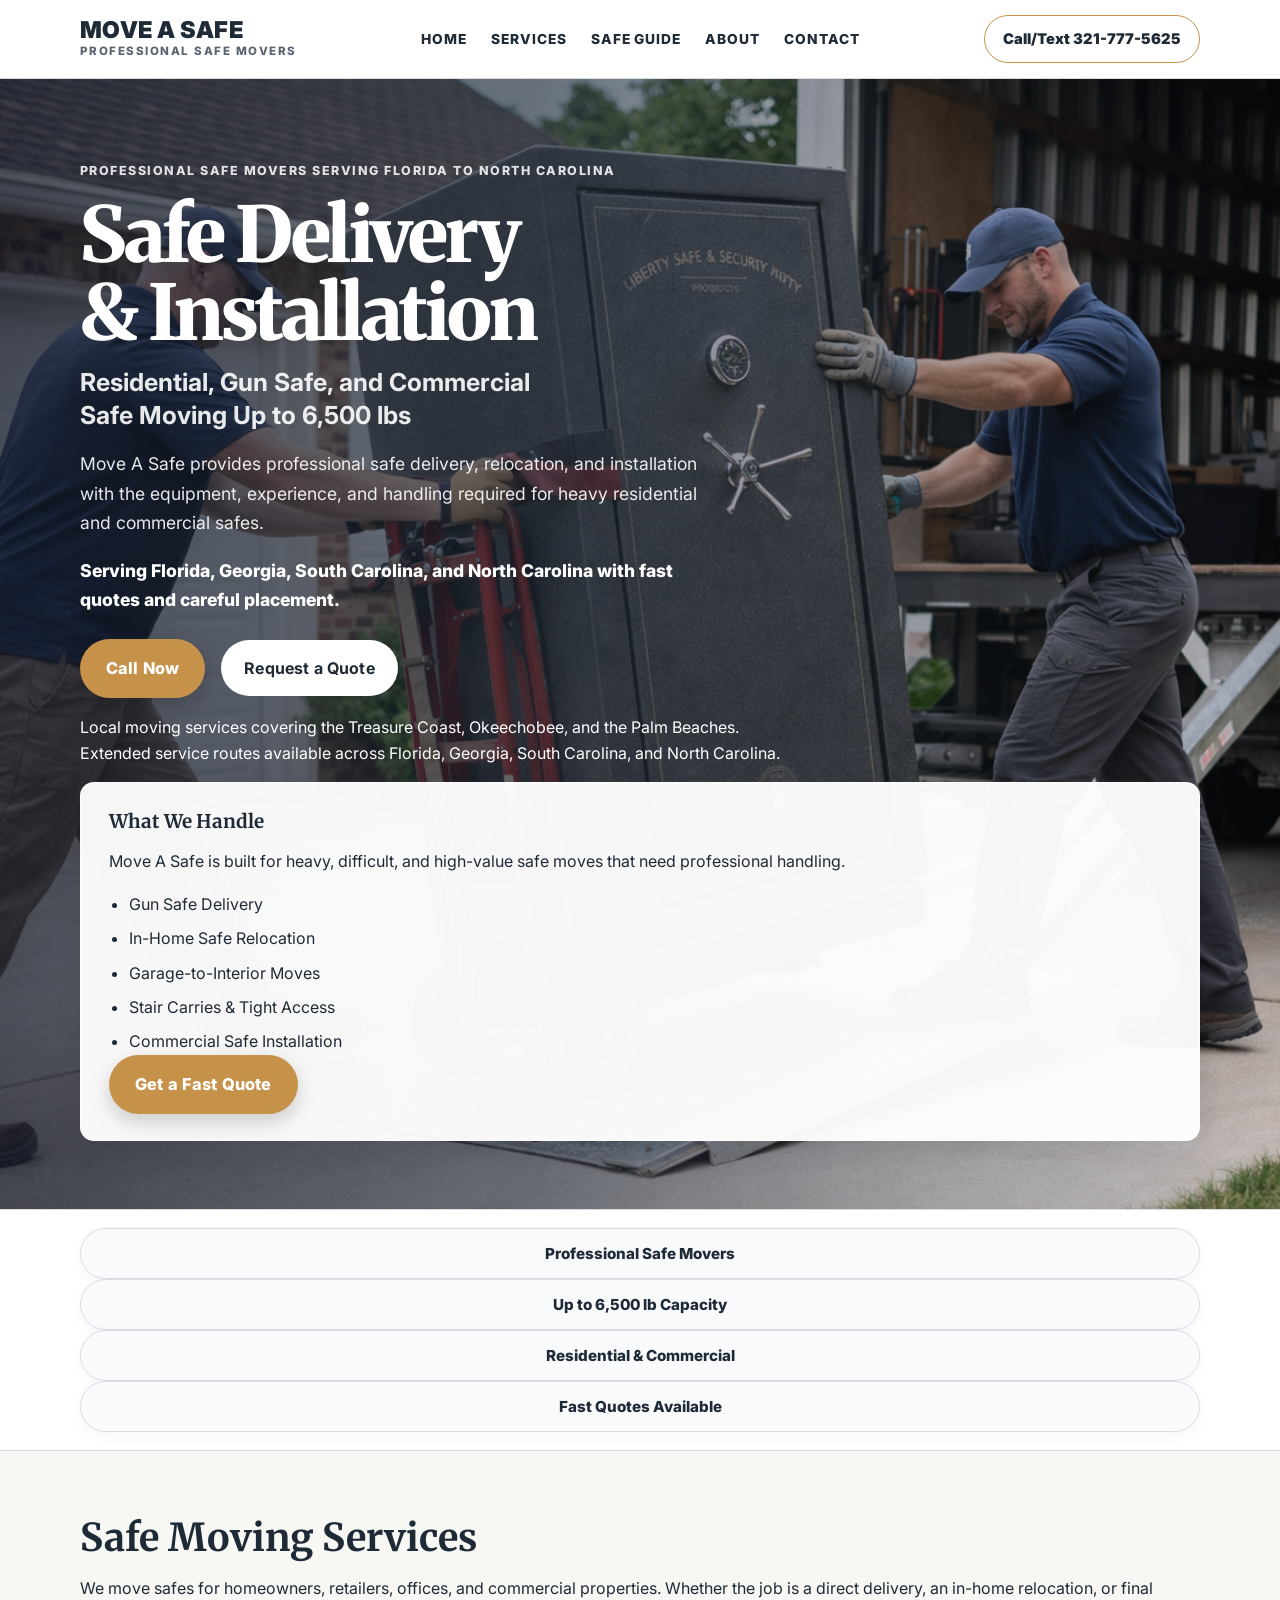
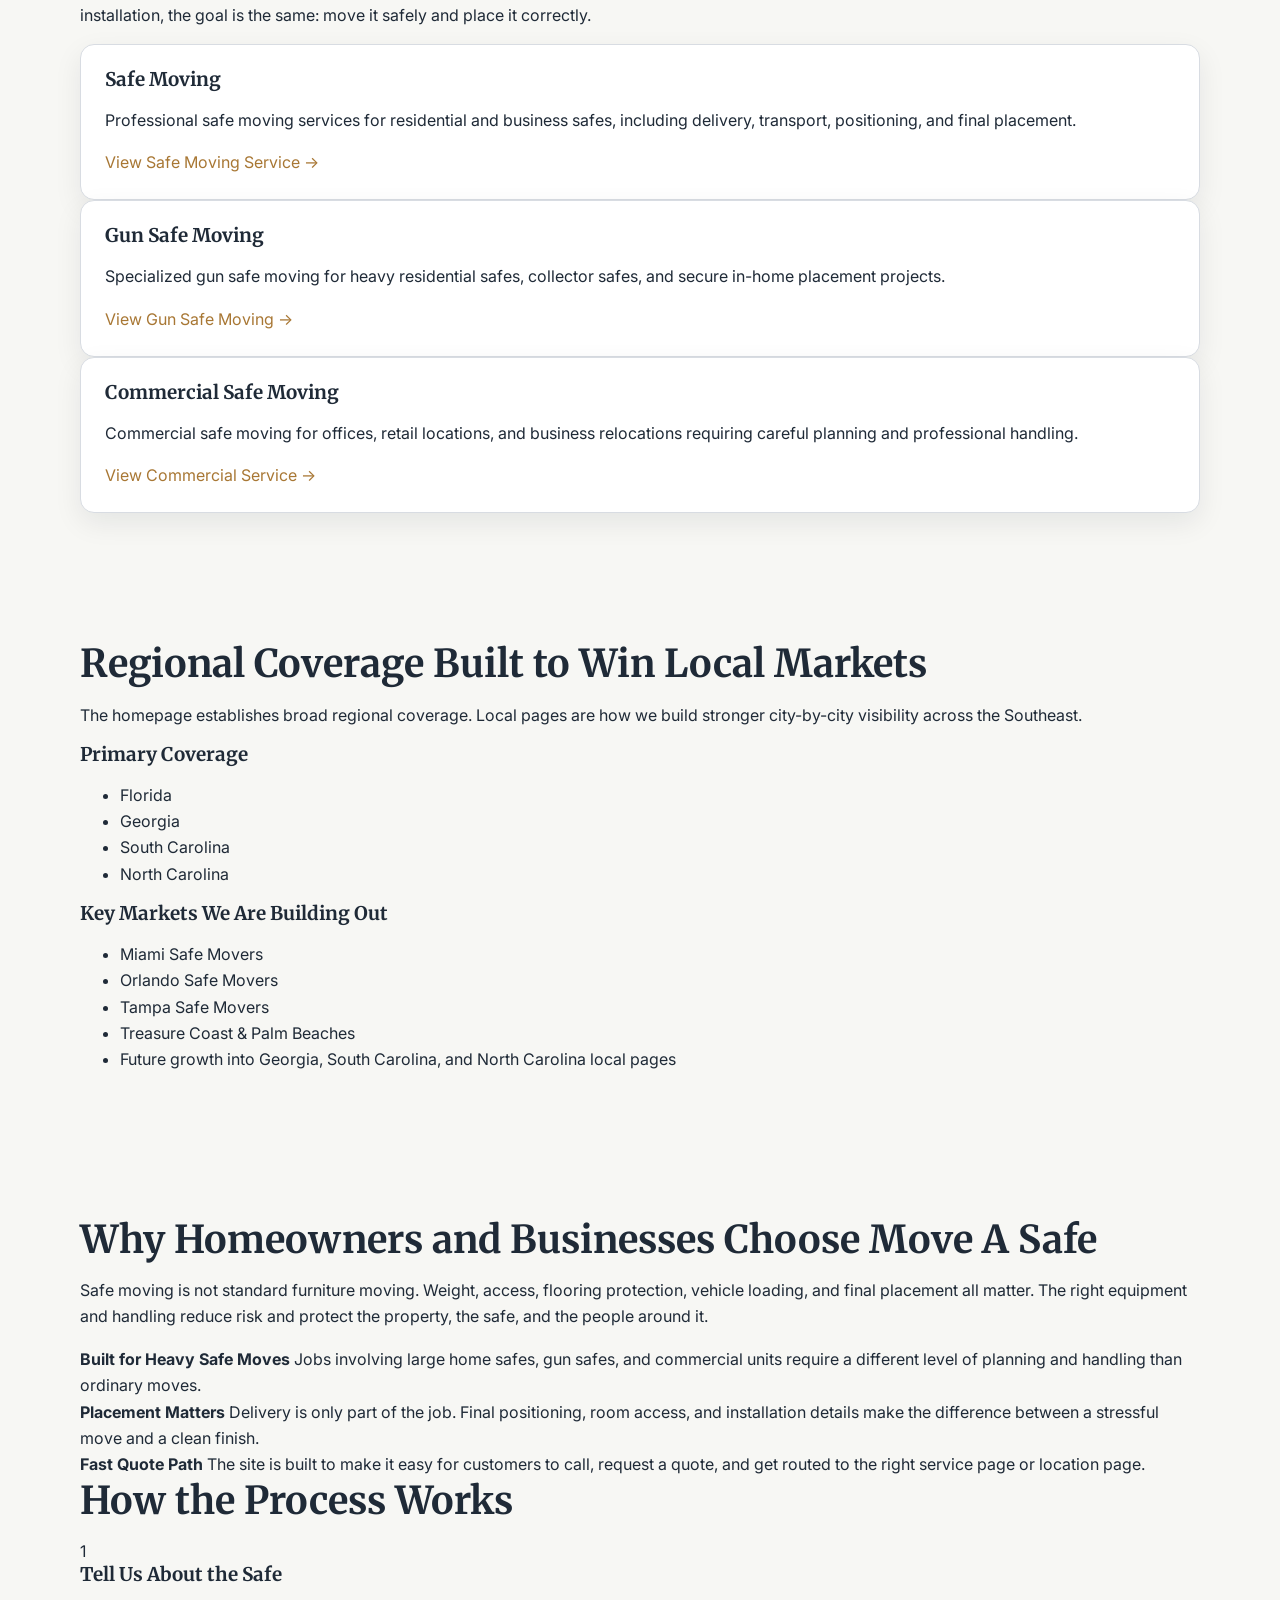
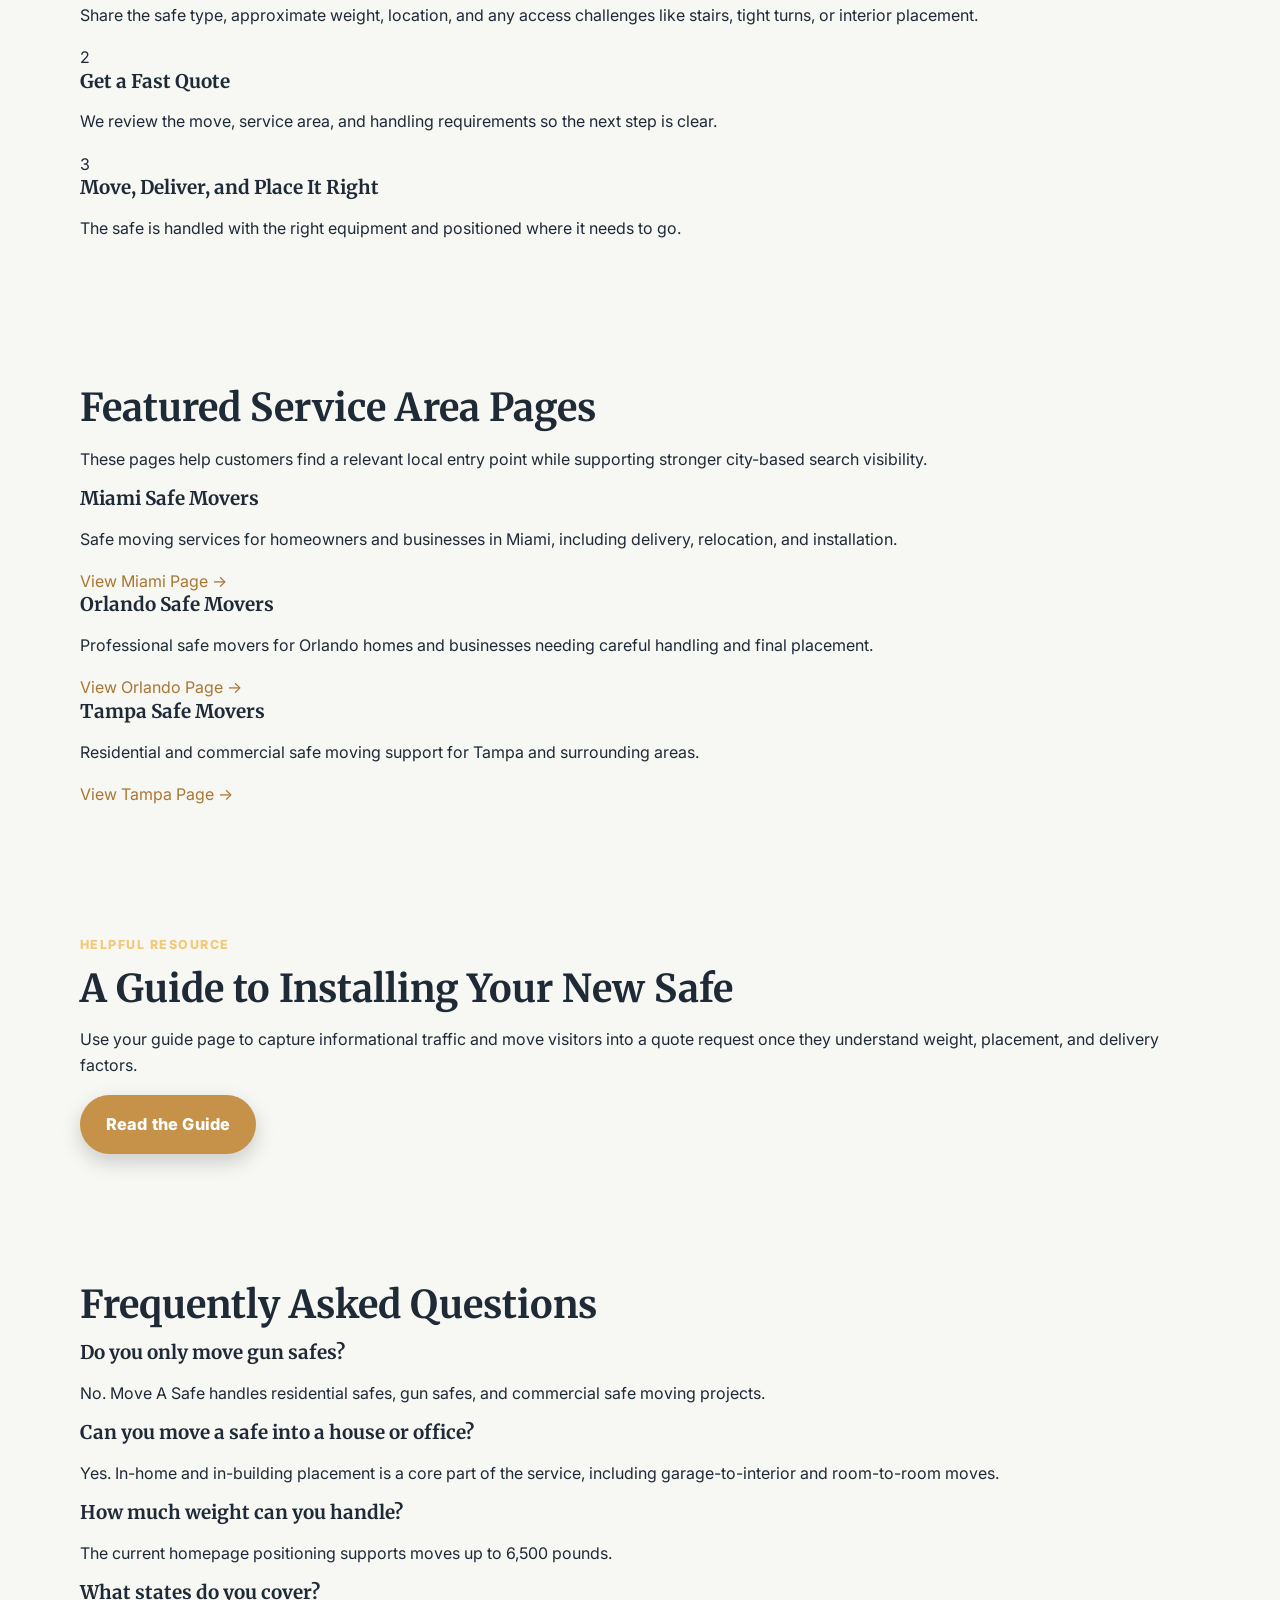
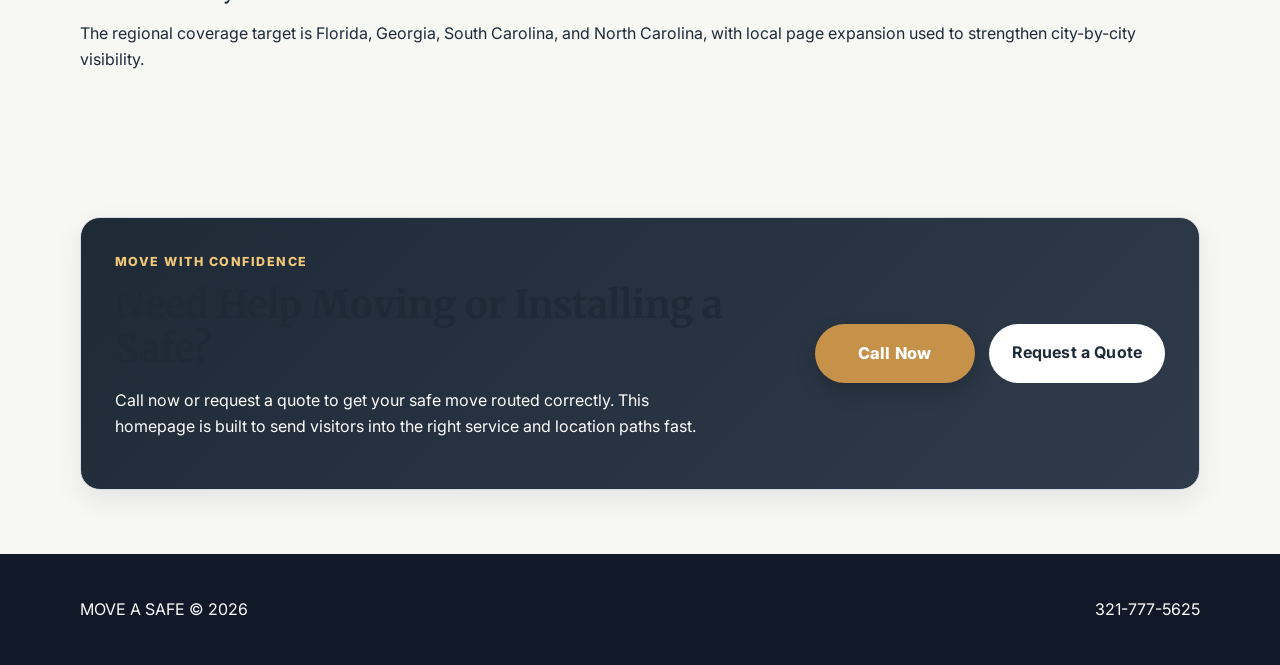
<file: index.html>
<!DOCTYPE html>
<html lang="en">
<head>
  <meta charset="UTF-8" />
  <meta name="viewport" content="width=device-width, initial-scale=1.0" />

  <title>Professional Safe Movers Serving Florida to North Carolina | Move A Safe</title>
  <meta name="description" content="Move A Safe provides professional safe delivery, relocation, and installation across Florida, Georgia, South Carolina, and North Carolina. Residential, gun safe, and commercial safe moving up to 6,500 lbs." />

  <!-- Google tag (gtag.js) -->
  <script async src="https://www.googletagmanager.com/gtag/js?id=G-68W2QB0THF"></script>
  <script>
    window.dataLayer = window.dataLayer || [];
    function gtag(){dataLayer.push(arguments);}
    gtag('js', new Date());
    gtag('config', 'G-68W2QB0THF');
  </script>

  <!-- Fonts -->
  <link rel="preconnect" href="https://fonts.googleapis.com">
  <link rel="preconnect" href="https://fonts.gstatic.com" crossorigin>
  <link href="https://fonts.googleapis.com/css2?family=Inter:wght@400;500;600;700;800&family=Merriweather:wght@700;900&display=swap" rel="stylesheet">

  <!-- Global Styles -->
  <link rel="stylesheet" href="css/style.css" />
</head>

<body>

  <div id="site-header"></div>

  <main>
    <section class="hero">
      <div class="container hero-inner">
        <div class="hero-copy">
          <p class="eyebrow">Professional Safe Movers Serving Florida to North Carolina</p>

          <h1>
            Safe Delivery &amp; Installation
            <span>Residential, Gun Safe, and Commercial Safe Moving Up to 6,500 lbs</span>
          </h1>

          <p class="subhead">
            Move A Safe provides professional safe delivery, relocation, and installation with the equipment, experience, and handling required for heavy residential and commercial safes.
          </p>

          <p class="subhead strong">
            Serving Florida, Georgia, South Carolina, and North Carolina with fast quotes and careful placement.
          </p>

          <div class="cta-row">
            <a class="btn btn-primary" href="tel:3217775625">Call Now</a>
            <a class="btn btn-secondary" href="contact.html">Request a Quote</a>
          </div>

          <p class="hero-note">
            Local moving services covering the Treasure Coast, Okeechobee, and the Palm Beaches. Extended service routes available across Florida, Georgia, South Carolina, and North Carolina.
          </p>
        </div>

        <aside class="hero-card">
          <h3>What We Handle</h3>
          <p>Move A Safe is built for heavy, difficult, and high-value safe moves that need professional handling.</p>
          <ul>
            <li>Gun Safe Delivery</li>
            <li>In-Home Safe Relocation</li>
            <li>Garage-to-Interior Moves</li>
            <li>Stair Carries &amp; Tight Access</li>
            <li>Commercial Safe Installation</li>
          </ul>
          <a class="btn btn-primary hero-mini-cta" href="contact.html">Get a Fast Quote</a>
        </aside>
      </div>
    </section>

    <section class="trust-bar" aria-label="Trust Signals">
      <div class="container trust-grid">
        <div class="trust-pill">Professional Safe Movers</div>
        <div class="trust-pill">Up to 6,500 lb Capacity</div>
        <div class="trust-pill">Residential &amp; Commercial</div>
        <div class="trust-pill">Fast Quotes Available</div>
      </div>
    </section>

    <section class="section">
      <div class="container">
        <h2>Safe Moving Services</h2>
        <p class="section-intro">
          We move safes for homeowners, retailers, offices, and commercial properties. Whether the job is a direct delivery, an in-home relocation, or final installation, the goal is the same: move it safely and place it correctly.
        </p>

        <div class="card-grid">
          <article class="card">
            <h3>Safe Moving</h3>
            <p>Professional safe moving services for residential and business safes, including delivery, transport, positioning, and final placement.</p>
            <a href="services/safe-moving.html">View Safe Moving Service →</a>
          </article>

          <article class="card">
            <h3>Gun Safe Moving</h3>
            <p>Specialized gun safe moving for heavy residential safes, collector safes, and secure in-home placement projects.</p>
            <a href="services/gun-safe-moving.html">View Gun Safe Moving →</a>
          </article>

          <article class="card">
            <h3>Commercial Safe Moving</h3>
            <p>Commercial safe moving for offices, retail locations, and business relocations requiring careful planning and professional handling.</p>
            <a href="services/commercial-safe-moving.html">View Commercial Service →</a>
          </article>
        </div>
      </div>
    </section>

    <section class="section coverage" id="service-areas">
      <div class="container">
        <h2>Regional Coverage Built to Win Local Markets</h2>
        <p class="section-intro">
          The homepage establishes broad regional coverage. Local pages are how we build stronger city-by-city visibility across the Southeast.
        </p>

        <div class="coverage-grid">
          <div class="coverage-box">
            <h3>Primary Coverage</h3>
            <ul class="coverage-list">
              <li>Florida</li>
              <li>Georgia</li>
              <li>South Carolina</li>
              <li>North Carolina</li>
            </ul>
          </div>

          <div class="coverage-box">
            <h3>Key Markets We Are Building Out</h3>
            <ul class="coverage-list">
              <li>Miami Safe Movers</li>
              <li>Orlando Safe Movers</li>
              <li>Tampa Safe Movers</li>
              <li>Treasure Coast &amp; Palm Beaches</li>
              <li>Future growth into Georgia, South Carolina, and North Carolina local pages</li>
            </ul>
          </div>
        </div>
      </div>
    </section>

    <section class="section">
      <div class="container split">
        <div>
          <h2>Why Homeowners and Businesses Choose Move A Safe</h2>
          <p class="section-intro">
            Safe moving is not standard furniture moving. Weight, access, flooring protection, vehicle loading, and final placement all matter. The right equipment and handling reduce risk and protect the property, the safe, and the people around it.
          </p>

          <div class="feature-list">
            <div class="feature-item">
              <strong>Built for Heavy Safe Moves</strong>
              Jobs involving large home safes, gun safes, and commercial units require a different level of planning and handling than ordinary moves.
            </div>
            <div class="feature-item">
              <strong>Placement Matters</strong>
              Delivery is only part of the job. Final positioning, room access, and installation details make the difference between a stressful move and a clean finish.
            </div>
            <div class="feature-item">
              <strong>Fast Quote Path</strong>
              The site is built to make it easy for customers to call, request a quote, and get routed to the right service page or location page.
            </div>
          </div>
        </div>

        <div>
          <h2>How the Process Works</h2>
          <div class="steps">
            <div class="step">
              <div class="step-number">1</div>
              <h3>Tell Us About the Safe</h3>
              <p>Share the safe type, approximate weight, location, and any access challenges like stairs, tight turns, or interior placement.</p>
            </div>
            <div class="step">
              <div class="step-number">2</div>
              <h3>Get a Fast Quote</h3>
              <p>We review the move, service area, and handling requirements so the next step is clear.</p>
            </div>
            <div class="step">
              <div class="step-number">3</div>
              <h3>Move, Deliver, and Place It Right</h3>
              <p>The safe is handled with the right equipment and positioned where it needs to go.</p>
            </div>
          </div>
        </div>
      </div>
    </section>

    <section class="section">
      <div class="container">
        <h2>Featured Service Area Pages</h2>
        <p class="section-intro">
          These pages help customers find a relevant local entry point while supporting stronger city-based search visibility.
        </p>

        <div class="city-grid">
          <article class="city-card">
            <h3>Miami Safe Movers</h3>
            <p>Safe moving services for homeowners and businesses in Miami, including delivery, relocation, and installation.</p>
            <a href="locations/miami-safe-movers.html">View Miami Page →</a>
          </article>

          <article class="city-card">
            <h3>Orlando Safe Movers</h3>
            <p>Professional safe movers for Orlando homes and businesses needing careful handling and final placement.</p>
            <a href="locations/orlando-safe-movers.html">View Orlando Page →</a>
          </article>

          <article class="city-card">
            <h3>Tampa Safe Movers</h3>
            <p>Residential and commercial safe moving support for Tampa and surrounding areas.</p>
            <a href="locations/tampa-safe-movers.html">View Tampa Page →</a>
          </article>
        </div>
      </div>
    </section>

    <section class="section">
      <div class="container">
        <div class="guide-callout">
          <div>
            <p class="eyebrow">Helpful Resource</p>
            <h2>A Guide to Installing Your New Safe</h2>
            <p>
              Use your guide page to capture informational traffic and move visitors into a quote request once they understand weight, placement, and delivery factors.
            </p>
          </div>
          <div>
            <a class="btn btn-primary" href="move-a-safe-guide.html">Read the Guide</a>
          </div>
        </div>
      </div>
    </section>

    <section class="section">
      <div class="container">
        <h2>Frequently Asked Questions</h2>
        <div class="faq-grid">
          <article class="faq-item">
            <h3>Do you only move gun safes?</h3>
            <p>No. Move A Safe handles residential safes, gun safes, and commercial safe moving projects.</p>
          </article>

          <article class="faq-item">
            <h3>Can you move a safe into a house or office?</h3>
            <p>Yes. In-home and in-building placement is a core part of the service, including garage-to-interior and room-to-room moves.</p>
          </article>

          <article class="faq-item">
            <h3>How much weight can you handle?</h3>
            <p>The current homepage positioning supports moves up to 6,500 pounds.</p>
          </article>

          <article class="faq-item">
            <h3>What states do you cover?</h3>
            <p>The regional coverage target is Florida, Georgia, South Carolina, and North Carolina, with local page expansion used to strengthen city-by-city visibility.</p>
          </article>
        </div>
      </div>
    </section>

    <section class="section">
      <div class="container">
        <div class="final-cta">
          <div>
            <p class="eyebrow">Move With Confidence</p>
            <h2>Need Help Moving or Installing a Safe?</h2>
            <p>
              Call now or request a quote to get your safe move routed correctly. This homepage is built to send visitors into the right service and location paths fast.
            </p>
          </div>
          <div class="final-cta-actions">
            <a class="btn btn-primary" href="tel:3217775625">Call Now</a>
            <a class="btn btn-secondary" href="contact.html">Request a Quote</a>
          </div>
        </div>
      </div>
    </section>
  </main>

  <div id="site-footer"></div>

  <script src="js/includes.js"></script>
  <script src="js/seo-canonical.js"></script>
</body>
</html>
</file>
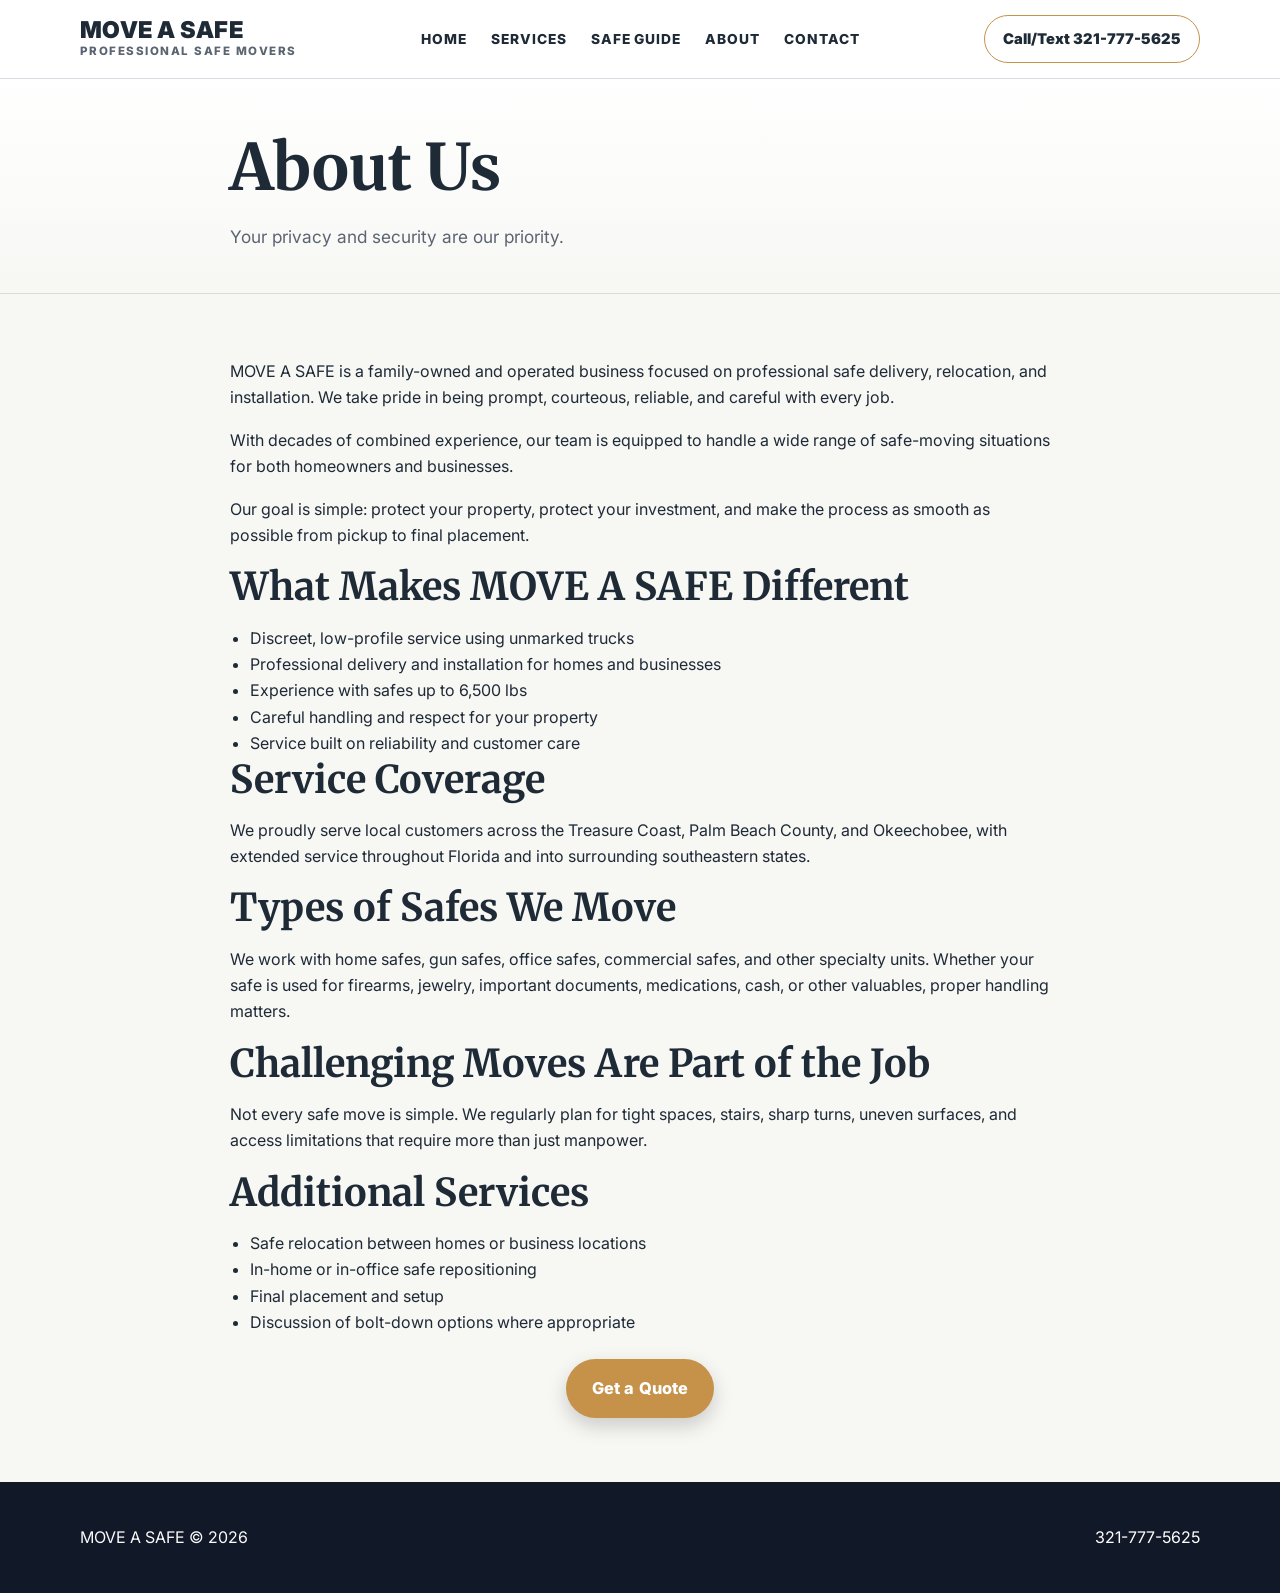
<file: about-us.html>
<!DOCTYPE html>
<html lang="en">
<head>
  <meta charset="UTF-8" />
  <meta name="viewport" content="width=device-width, initial-scale=1.0" />

  <title>About Us | MOVE A SAFE</title>
  <meta name="description" content="Learn about MOVE A SAFE, a family-owned safe moving company serving Florida and the Southeast with discreet white-glove delivery and installation." />

  <!-- Google tag (gtag.js) -->
  <script async src="https://www.googletagmanager.com/gtag/js?id=G-68W2QB0THF"></script>
  <script>
    window.dataLayer = window.dataLayer || [];
    function gtag(){dataLayer.push(arguments);}
    gtag('js', new Date());
    gtag('config', 'G-68W2QB0THF');
  </script>

  <!-- Fonts -->
  <link rel="preconnect" href="https://fonts.googleapis.com">
  <link rel="preconnect" href="https://fonts.gstatic.com" crossorigin>
  <link href="https://fonts.googleapis.com/css2?family=Inter:wght@400;500;600;700;800&family=Merriweather:wght@700;900&display=swap" rel="stylesheet">

  <!-- Styles -->
  <link rel="stylesheet" href="css/style.css" />
</head>

<body>
  <div id="site-header"></div>

  <main>
    <section class="page-hero">
      <div class="container narrow">
        <h1>About Us</h1>
        <p class="subhead">Your privacy and security are our priority.</p>
      </div>
    </section>

    <section class="section">
      <div class="container narrow">
        <p>
          MOVE A SAFE is a family-owned and operated business focused on professional safe delivery,
          relocation, and installation. We take pride in being prompt, courteous, reliable, and careful
          with every job.
        </p>
        <p>
          With decades of combined experience, our team is equipped to handle a wide range of safe-moving
          situations for both homeowners and businesses.
        </p>
        <p>
          Our goal is simple: protect your property, protect your investment, and make the process as smooth
          as possible from pickup to final placement.
        </p>

        <h2>What Makes MOVE A SAFE Different</h2>
        <ul class="checklist">
          <li>Discreet, low-profile service using unmarked trucks</li>
          <li>Professional delivery and installation for homes and businesses</li>
          <li>Experience with safes up to 6,500 lbs</li>
          <li>Careful handling and respect for your property</li>
          <li>Service built on reliability and customer care</li>
        </ul>

        <h2>Service Coverage</h2>
        <p>
          We proudly serve local customers across the Treasure Coast, Palm Beach County, and Okeechobee,
          with extended service throughout Florida and into surrounding southeastern states.
        </p>

        <h2>Types of Safes We Move</h2>
        <p>
          We work with home safes, gun safes, office safes, commercial safes, and other specialty units.
          Whether your safe is used for firearms, jewelry, important documents, medications, cash, or other
          valuables, proper handling matters.
        </p>

        <h2>Challenging Moves Are Part of the Job</h2>
        <p>
          Not every safe move is simple. We regularly plan for tight spaces, stairs, sharp turns, uneven
          surfaces, and access limitations that require more than just manpower.
        </p>

        <h2>Additional Services</h2>
        <ul class="checklist">
          <li>Safe relocation between homes or business locations</li>
          <li>In-home or in-office safe repositioning</li>
          <li>Final placement and setup</li>
          <li>Discussion of bolt-down options where appropriate</li>
        </ul>

        <div class="center-cta">
          <a class="btn btn-primary" href="contact.html">Get a Quote</a>
        </div>
      </div>
    </section>
  </main>

  <div id="site-footer"></div>

  <script src="js/includes.js"></script>
  <script src="js/seo-canonical.js"></script>
</body>
</html>
</file>
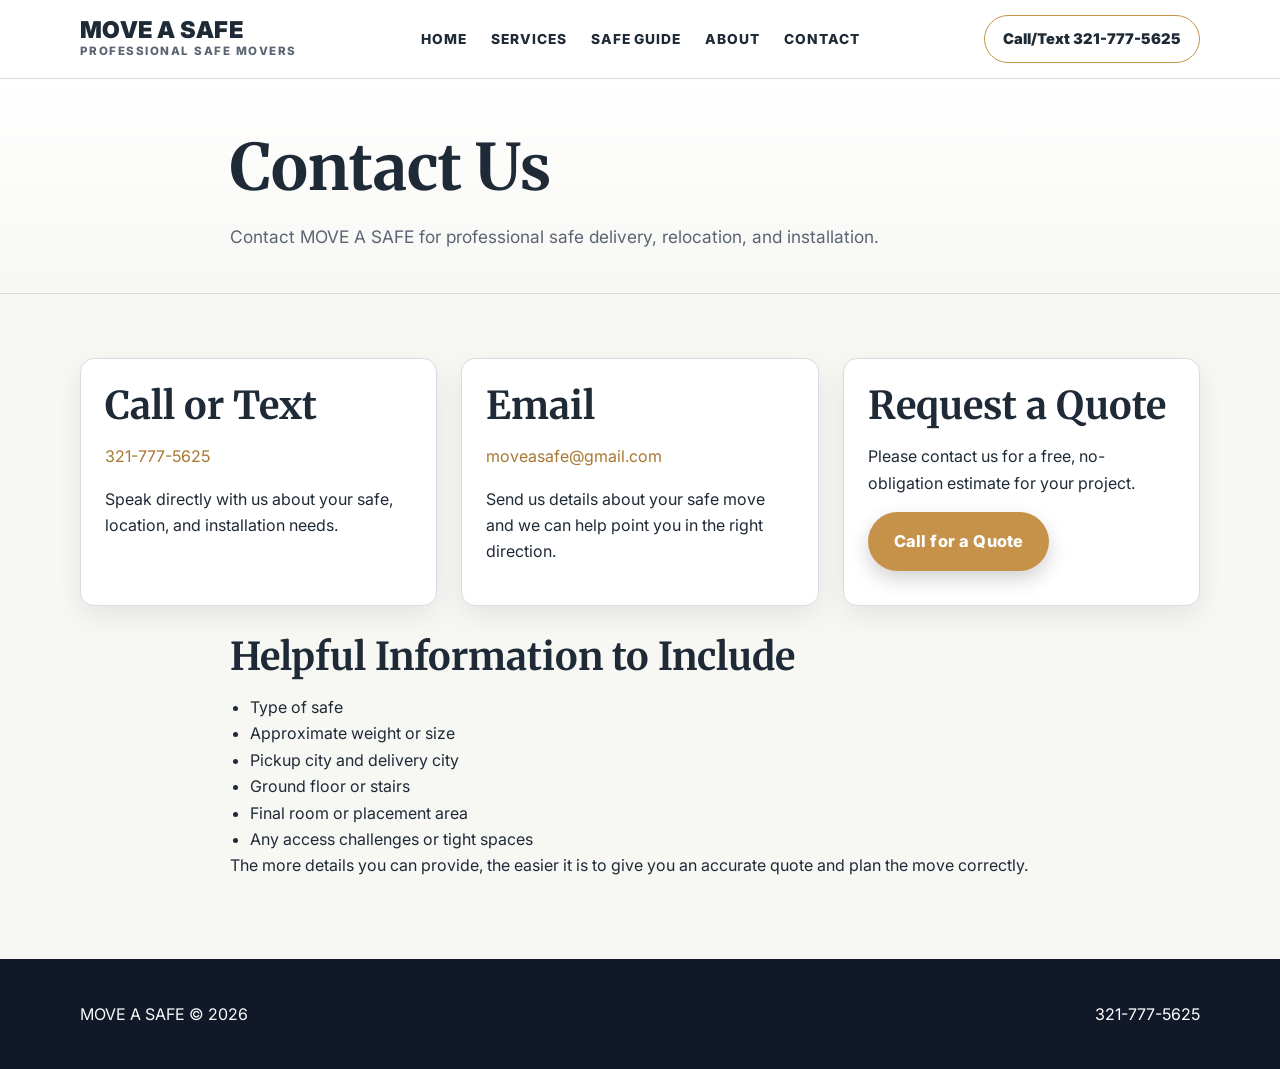
<file: contact.html>
<!DOCTYPE html>
<html lang="en">
<head>
  <meta charset="UTF-8" />
  <meta name="viewport" content="width=device-width, initial-scale=1.0" />

  <title>Contact Us | MOVE A SAFE</title>
  <meta name="description" content="Contact MOVE A SAFE for professional safe delivery, relocation, and installation for your home or business." />

  <!-- Google tag (gtag.js) -->
  <script async src="https://www.googletagmanager.com/gtag/js?id=G-68W2QB0THF"></script>
  <script>
    window.dataLayer = window.dataLayer || [];
    function gtag(){dataLayer.push(arguments);}
    gtag('js', new Date());
    gtag('config', 'G-68W2QB0THF');
  </script>

  <!-- Fonts -->
  <link rel="preconnect" href="https://fonts.googleapis.com">
  <link rel="preconnect" href="https://fonts.gstatic.com" crossorigin>
  <link href="https://fonts.googleapis.com/css2?family=Inter:wght@400;500;600;700;800&family=Merriweather:wght@700;900&display=swap" rel="stylesheet">

  <!-- Styles -->
  <link rel="stylesheet" href="css/style.css" />
</head>

<body>

  <div id="site-header"></div>

  <main>
    <section class="page-hero">
      <div class="container narrow">
        <h1>Contact Us</h1>
        <p class="subhead">
          Contact MOVE A SAFE for professional safe delivery, relocation, and installation.
        </p>
      </div>
    </section>

    <section class="section">
      <div class="container contact-grid">
        <div class="contact-box large">
          <h2>Call or Text</h2>
          <p><a href="tel:3217775625">321-777-5625</a></p>
          <p>Speak directly with us about your safe, location, and installation needs.</p>
        </div>

        <div class="contact-box large">
          <h2>Email</h2>
          <p><a href="mailto:moveasafe@gmail.com">moveasafe@gmail.com</a></p>
          <p>Send us details about your safe move and we can help point you in the right direction.</p>
        </div>

        <div class="contact-box large">
          <h2>Request a Quote</h2>
          <p>Please contact us for a free, no-obligation estimate for your project.</p>
          <a class="btn btn-primary" href="tel:3217775625">Call for a Quote</a>
        </div>
      </div>

      <div class="container narrow top-gap">
        <h2>Helpful Information to Include</h2>
        <ul class="checklist">
          <li>Type of safe</li>
          <li>Approximate weight or size</li>
          <li>Pickup city and delivery city</li>
          <li>Ground floor or stairs</li>
          <li>Final room or placement area</li>
          <li>Any access challenges or tight spaces</li>
        </ul>

        <p>
          The more details you can provide, the easier it is to give you an accurate quote and plan the move correctly.
        </p>
      </div>
    </section>
  </main>

  <div id="site-footer"></div>

  <!-- Scripts -->
  <script src="js/includes.js"></script>
  <script src="js/seo-canonical.js"></script>

</body>
</html>
</file>
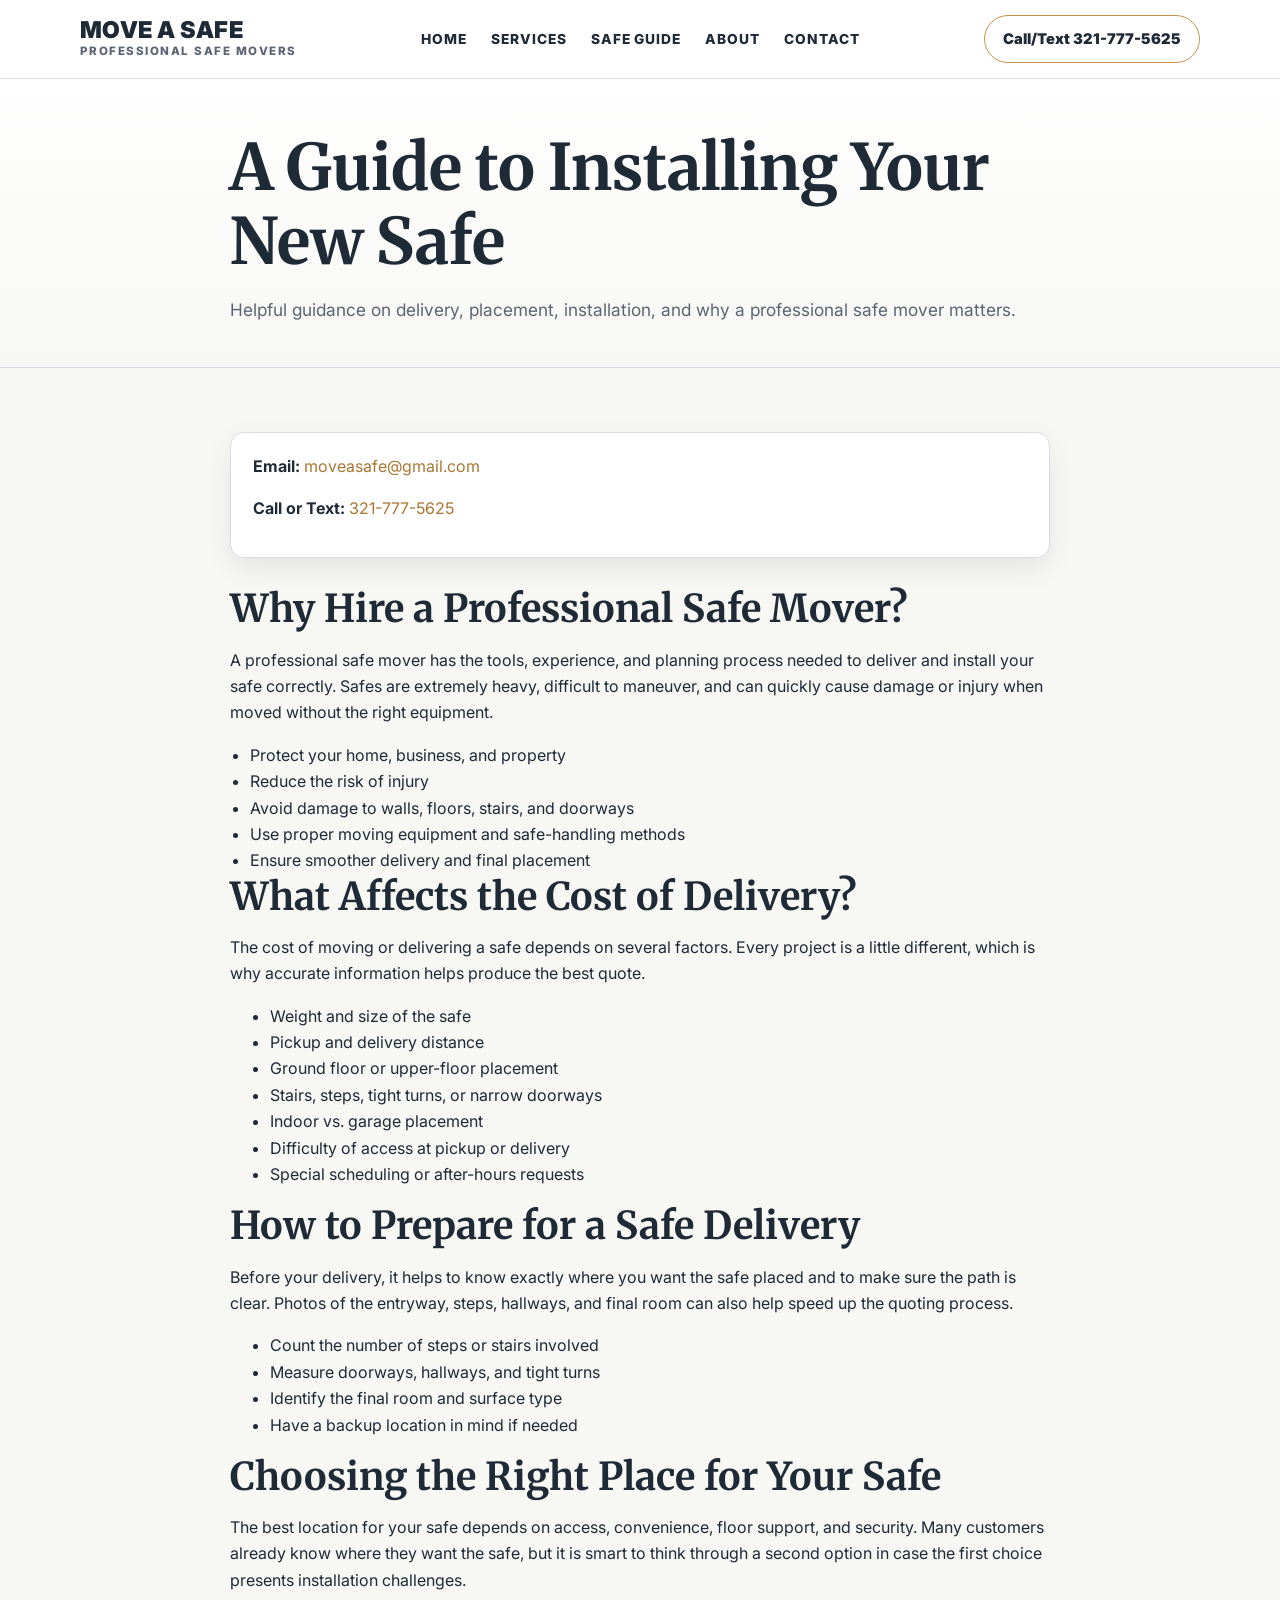
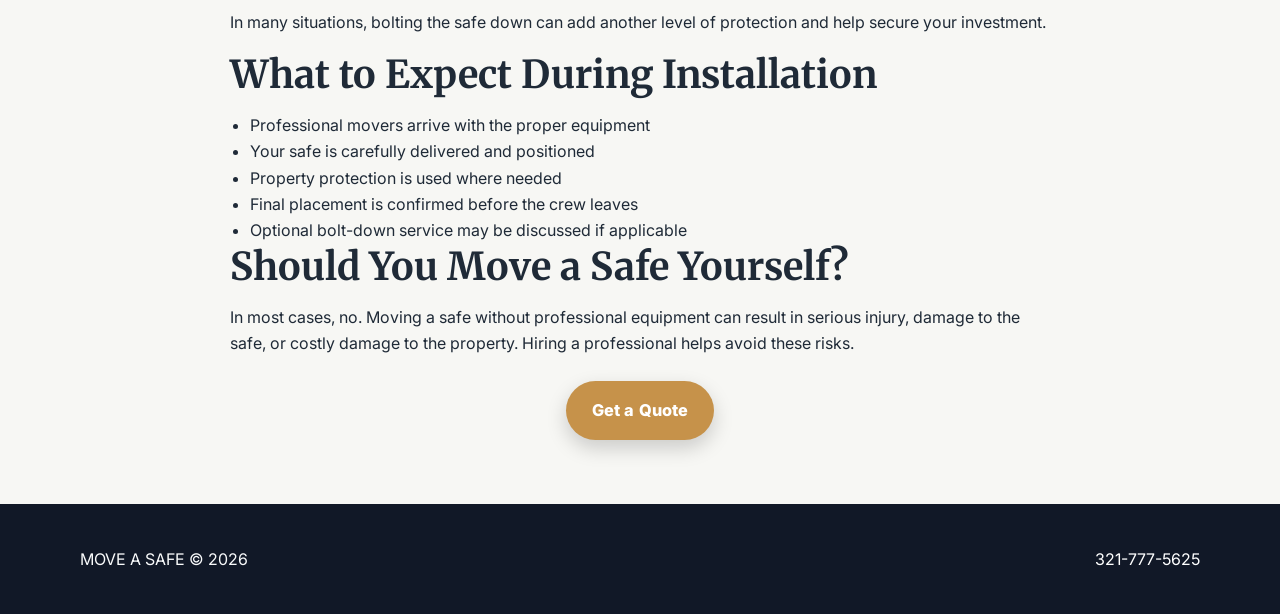
<file: move-a-safe-guide.html>
<!DOCTYPE html>
<html lang="en">
<head>
  <meta charset="UTF-8" />
  <meta name="viewport" content="width=device-width, initial-scale=1.0" />

  <title>A Guide to Installing Your New Safe | MOVE A SAFE</title>
  <meta name="description" content="A guide to moving and installing your safe, including delivery cost factors, placement tips, and why hiring professionals matters." />

  <!-- Google tag (gtag.js) -->
  <script async src="https://www.googletagmanager.com/gtag/js?id=G-68W2QB0THF"></script>
  <script>
    window.dataLayer = window.dataLayer || [];
    function gtag(){dataLayer.push(arguments);}
    gtag('js', new Date());
    gtag('config', 'G-68W2QB0THF');
  </script>

  <!-- Fonts -->
  <link rel="preconnect" href="https://fonts.googleapis.com">
  <link rel="preconnect" href="https://fonts.gstatic.com" crossorigin>
  <link href="https://fonts.googleapis.com/css2?family=Inter:wght@400;500;600;700;800&family=Merriweather:wght@700;900&display=swap" rel="stylesheet">

  <!-- Styles -->
  <link rel="stylesheet" href="css/style.css" />
</head>

<body>

  <div id="site-header"></div>

  <main>
    <section class="page-hero">
      <div class="container narrow">
        <h1>A Guide to Installing Your New Safe</h1>
        <p class="subhead">
          Helpful guidance on delivery, placement, installation, and why a professional safe mover matters.
        </p>
      </div>
    </section>

    <section class="section">
      <div class="container narrow">
        <div class="callout">
          <p><strong>Email:</strong> <a href="mailto:moveasafe@gmail.com">moveasafe@gmail.com</a></p>
          <p><strong>Call or Text:</strong> <a href="tel:3217775625">321-777-5625</a></p>
        </div>

        <h2>Why Hire a Professional Safe Mover?</h2>
        <p>
          A professional safe mover has the tools, experience, and planning process needed to deliver
          and install your safe correctly. Safes are extremely heavy, difficult to maneuver, and can
          quickly cause damage or injury when moved without the right equipment.
        </p>
        <ul class="checklist">
          <li>Protect your home, business, and property</li>
          <li>Reduce the risk of injury</li>
          <li>Avoid damage to walls, floors, stairs, and doorways</li>
          <li>Use proper moving equipment and safe-handling methods</li>
          <li>Ensure smoother delivery and final placement</li>
        </ul>

        <h2>What Affects the Cost of Delivery?</h2>
        <p>
          The cost of moving or delivering a safe depends on several factors. Every project is a little
          different, which is why accurate information helps produce the best quote.
        </p>
        <ul>
          <li>Weight and size of the safe</li>
          <li>Pickup and delivery distance</li>
          <li>Ground floor or upper-floor placement</li>
          <li>Stairs, steps, tight turns, or narrow doorways</li>
          <li>Indoor vs. garage placement</li>
          <li>Difficulty of access at pickup or delivery</li>
          <li>Special scheduling or after-hours requests</li>
        </ul>

        <h2>How to Prepare for a Safe Delivery</h2>
        <p>
          Before your delivery, it helps to know exactly where you want the safe placed and to make sure
          the path is clear. Photos of the entryway, steps, hallways, and final room can also help speed
          up the quoting process.
        </p>
        <ul>
          <li>Count the number of steps or stairs involved</li>
          <li>Measure doorways, hallways, and tight turns</li>
          <li>Identify the final room and surface type</li>
          <li>Have a backup location in mind if needed</li>
        </ul>

        <h2>Choosing the Right Place for Your Safe</h2>
        <p>
          The best location for your safe depends on access, convenience, floor support, and security.
          Many customers already know where they want the safe, but it is smart to think through a second
          option in case the first choice presents installation challenges.
        </p>
        <p>
          In many situations, bolting the safe down can add another level of protection and help secure
          your investment.
        </p>

        <h2>What to Expect During Installation</h2>
        <ul class="checklist">
          <li>Professional movers arrive with the proper equipment</li>
          <li>Your safe is carefully delivered and positioned</li>
          <li>Property protection is used where needed</li>
          <li>Final placement is confirmed before the crew leaves</li>
          <li>Optional bolt-down service may be discussed if applicable</li>
        </ul>

        <h2>Should You Move a Safe Yourself?</h2>
        <p>
          In most cases, no. Moving a safe without professional equipment can result in serious injury,
          damage to the safe, or costly damage to the property. Hiring a professional helps avoid these risks.
        </p>

        <div class="center-cta">
          <a class="btn btn-primary" href="contact.html">Get a Quote</a>
        </div>
      </div>
    </section>
  </main>

  <div id="site-footer"></div>

  <script src="js/includes.js"></script>
  <script src="js/seo-canonical.js"></script>
</body>
</html>
</file>
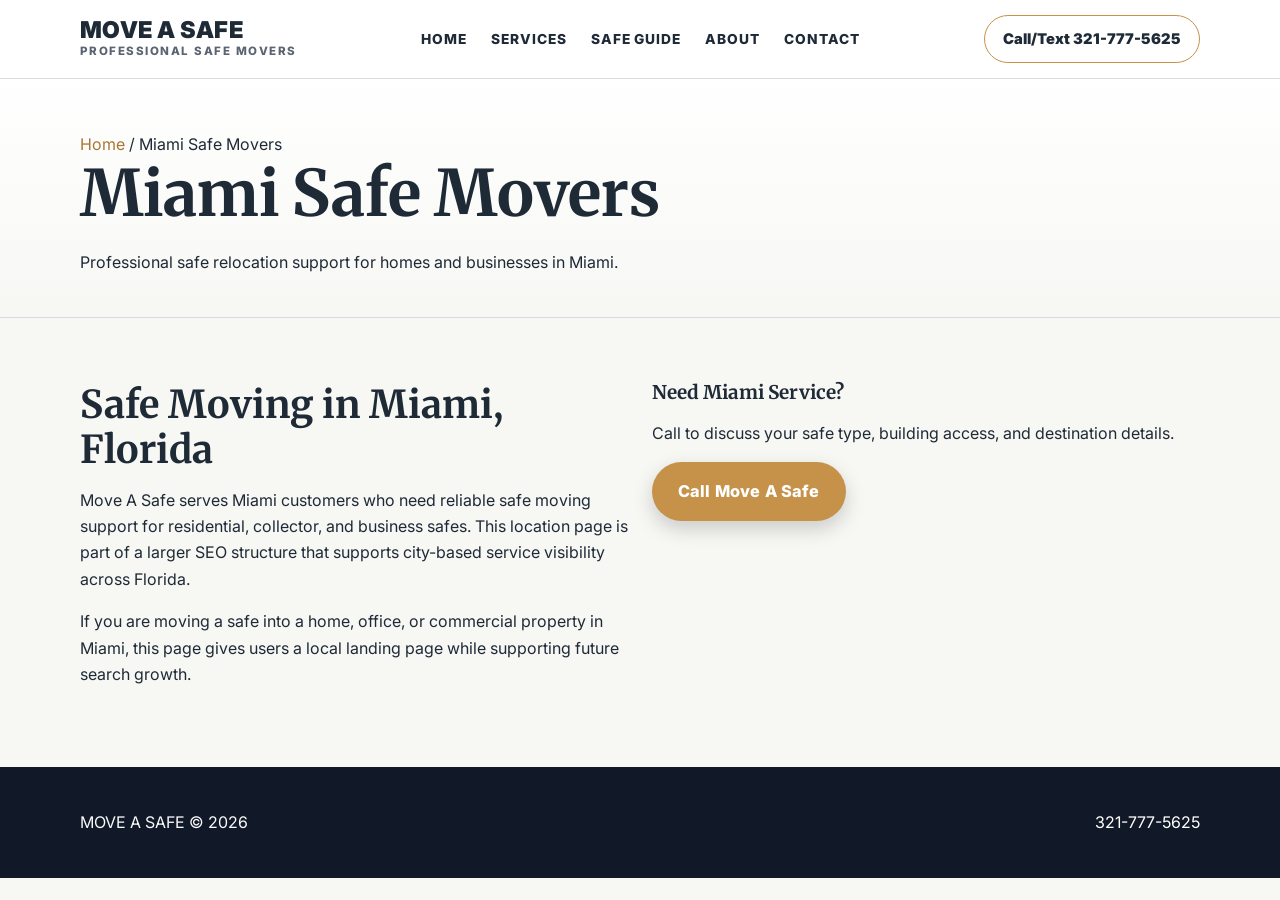
<file: locations/miami-safe-movers.html>
<!DOCTYPE html>
<html lang="en">
<head>
  <meta charset="UTF-8" />
  <meta name="viewport" content="width=device-width, initial-scale=1.0" />

  <title>Miami Safe Movers | Move A Safe</title>
  <meta name="description" content="Move A Safe provides professional safe moving services for homeowners and businesses in Miami, Florida." />

  <!-- Google tag (gtag.js) -->
  <script async src="https://www.googletagmanager.com/gtag/js?id=G-68W2QB0THF"></script>
  <script>
    window.dataLayer = window.dataLayer || [];
    function gtag(){dataLayer.push(arguments);}
    gtag('js', new Date());
    gtag('config', 'G-68W2QB0THF');
  </script>

  <!-- Fonts -->
  <link rel="preconnect" href="https://fonts.googleapis.com">
  <link rel="preconnect" href="https://fonts.gstatic.com" crossorigin>
  <link href="https://fonts.googleapis.com/css2?family=Inter:wght@400;500;600;700;800&family=Merriweather:wght@700;900&display=swap" rel="stylesheet">

  <!-- Styles -->
  <link rel="stylesheet" href="../css/style.css" />
</head>

<body>

  <div id="site-header"></div>

  <main>
    <section class="page-hero">
      <div class="container">
        <div class="breadcrumbs"><a href="../index.html">Home</a> / Miami Safe Movers</div>
        <h1>Miami Safe Movers</h1>
        <p class="lead">Professional safe relocation support for homes and businesses in Miami.</p>
      </div>
    </section>

    <section class="section">
      <div class="container two-col">
        <div class="content-block">
          <h2>Safe Moving in Miami, Florida</h2>
          <p>
            Move A Safe serves Miami customers who need reliable safe moving support for residential,
            collector, and business safes. This location page is part of a larger SEO structure that
            supports city-based service visibility across Florida.
          </p>
          <p>
            If you are moving a safe into a home, office, or commercial property in Miami, this page
            gives users a local landing page while supporting future search growth.
          </p>
        </div>

        <aside class="content-block">
          <h3>Need Miami Service?</h3>
          <p>Call to discuss your safe type, building access, and destination details.</p>
          <a class="btn btn-primary" href="tel:3217775625">Call Move A Safe</a>
        </aside>
      </div>
    </section>
  </main>

  <div id="site-footer"></div>

  <script src="../js/includes.js"></script>
  <script src="../js/seo-canonical.js"></script>

</body>
</html>
</file>
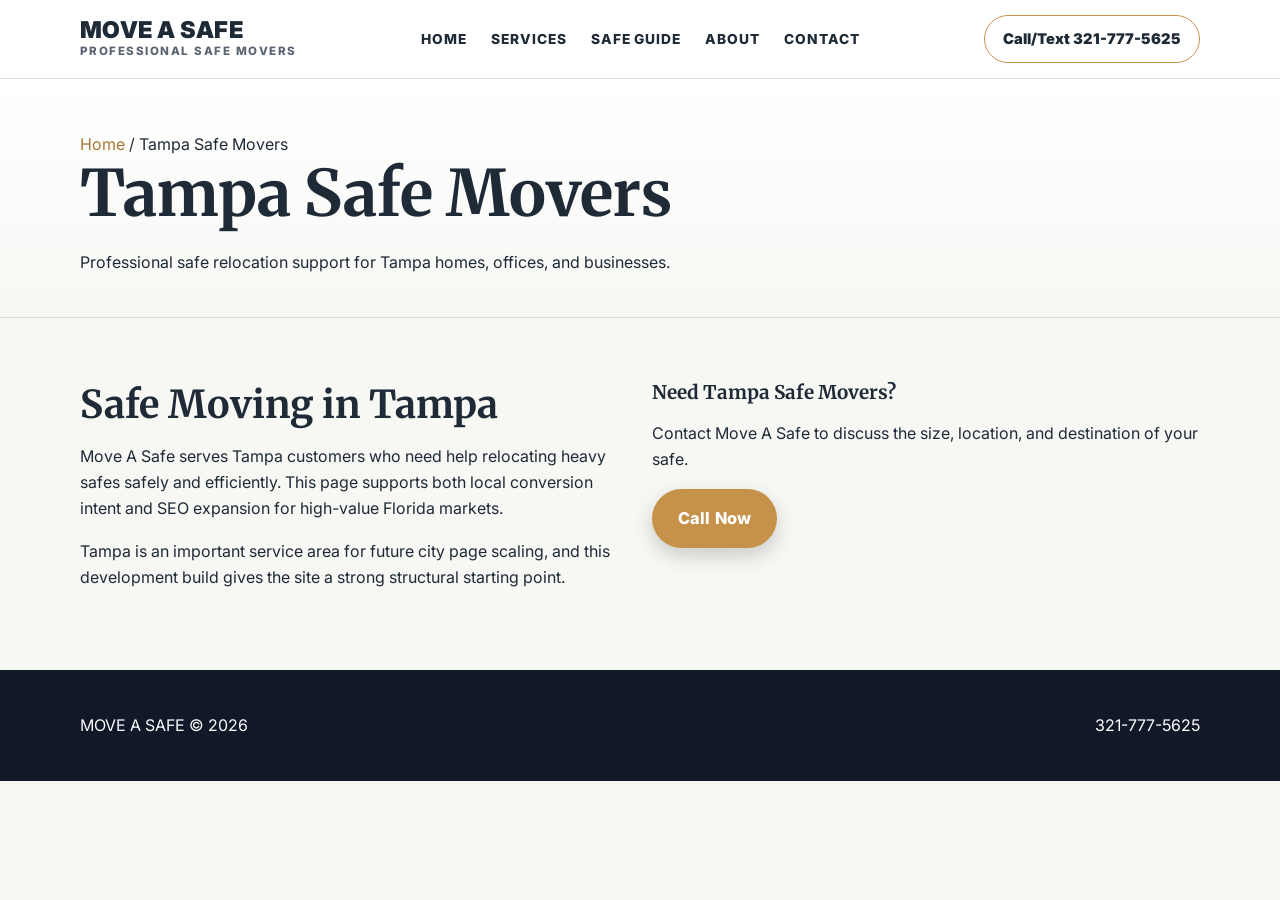
<file: locations/tampa-safe-movers.html>
<!DOCTYPE html>
<html lang="en">
<head>
  <meta charset="UTF-8" />
  <meta name="viewport" content="width=device-width, initial-scale=1.0" />

  <title>Tampa Safe Movers | Move A Safe</title>
  <meta name="description" content="Move A Safe provides professional safe moving services for homes and businesses in Tampa, Florida." />

  <!-- Google tag (gtag.js) -->
  <script async src="https://www.googletagmanager.com/gtag/js?id=G-68W2QB0THF"></script>
  <script>
    window.dataLayer = window.dataLayer || [];
    function gtag(){dataLayer.push(arguments);}
    gtag('js', new Date());
    gtag('config', 'G-68W2QB0THF');
  </script>

  <!-- Fonts -->
  <link rel="preconnect" href="https://fonts.googleapis.com">
  <link rel="preconnect" href="https://fonts.gstatic.com" crossorigin>
  <link href="https://fonts.googleapis.com/css2?family=Inter:wght@400;500;600;700;800&family=Merriweather:wght@700;900&display=swap" rel="stylesheet">

  <!-- Styles -->
  <link rel="stylesheet" href="../css/style.css" />
</head>

<body>

  <div id="site-header"></div>

  <main>
    <section class="page-hero">
      <div class="container">
        <div class="breadcrumbs"><a href="../index.html">Home</a> / Tampa Safe Movers</div>
        <h1>Tampa Safe Movers</h1>
        <p class="lead">Professional safe relocation support for Tampa homes, offices, and businesses.</p>
      </div>
    </section>

    <section class="section">
      <div class="container two-col">
        <div class="content-block">
          <h2>Safe Moving in Tampa</h2>
          <p>
            Move A Safe serves Tampa customers who need help relocating heavy safes safely and efficiently.
            This page supports both local conversion intent and SEO expansion for high-value Florida markets.
          </p>
          <p>
            Tampa is an important service area for future city page scaling, and this development build gives
            the site a strong structural starting point.
          </p>
        </div>

        <aside class="content-block">
          <h3>Need Tampa Safe Movers?</h3>
          <p>Contact Move A Safe to discuss the size, location, and destination of your safe.</p>
          <a class="btn btn-primary" href="tel:3217775625">Call Now</a>
        </aside>
      </div>
    </section>
  </main>

  <div id="site-footer"></div>

  <script src="../js/includes.js"></script>
  <script src="../js/seo-canonical.js"></script>
</body>
</html>
</file>
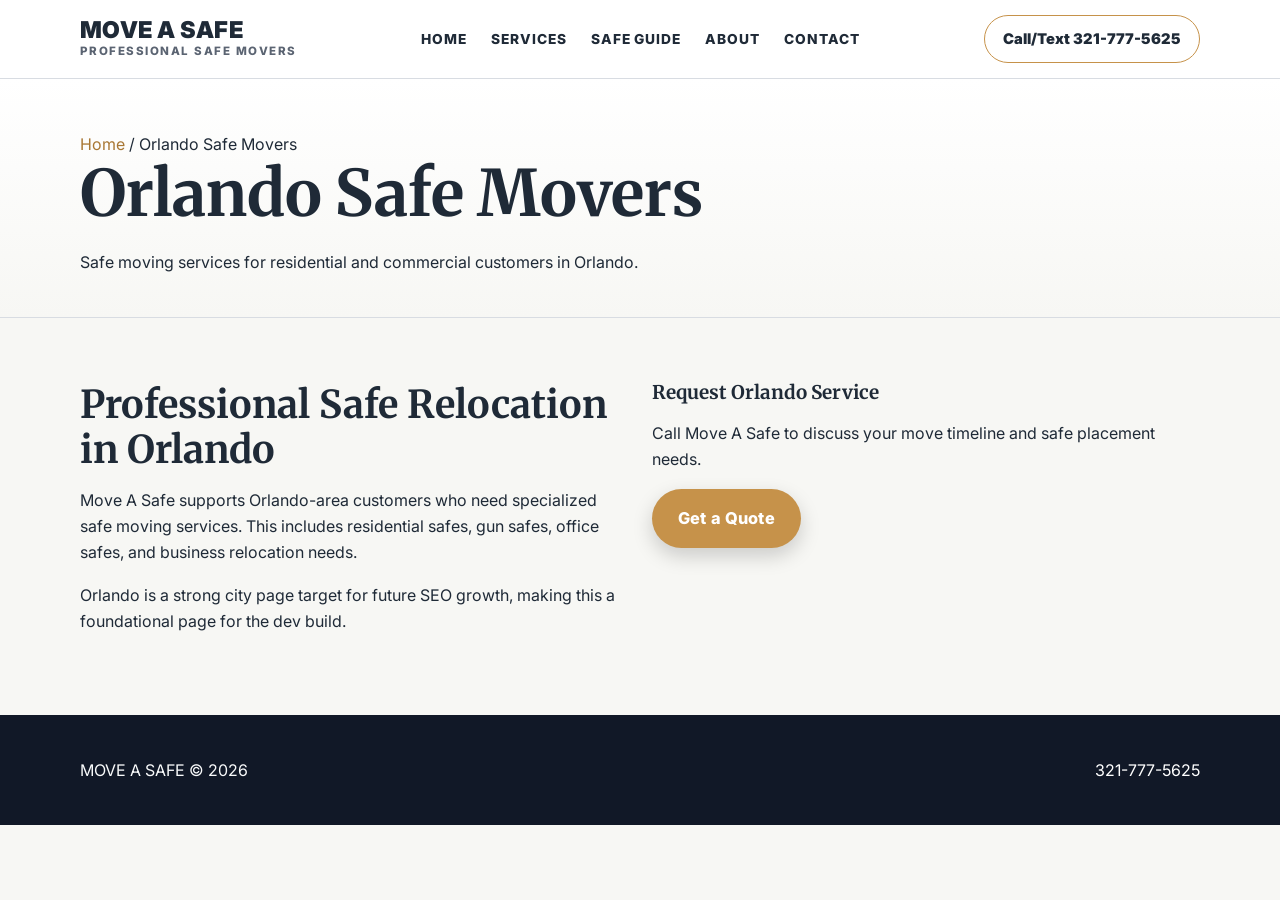
<file: locations/│  orlando-safe-movers.html>
<!DOCTYPE html>
<html lang="en">
<head>
  <meta charset="UTF-8" />
  <meta name="viewport" content="width=device-width, initial-scale=1.0" />

  <title>Orlando Safe Movers | Move A Safe</title>
  <meta name="description" content="Move A Safe provides professional safe moving services for homes and businesses in Orlando, Florida." />

  <!-- Google tag (gtag.js) -->
  <script async src="https://www.googletagmanager.com/gtag/js?id=G-68W2QB0THF"></script>
  <script>
    window.dataLayer = window.dataLayer || [];
    function gtag(){dataLayer.push(arguments);}
    gtag('js', new Date());
    gtag('config', 'G-68W2QB0THF');
  </script>

  <!-- Fonts -->
  <link rel="preconnect" href="https://fonts.googleapis.com">
  <link rel="preconnect" href="https://fonts.gstatic.com" crossorigin>
  <link href="https://fonts.googleapis.com/css2?family=Inter:wght@400;500;600;700;800&family=Merriweather:wght@700;900&display=swap" rel="stylesheet">

  <!-- Styles -->
  <link rel="stylesheet" href="../css/style.css" />
</head>

<body>

  <div id="site-header"></div>

  <main>
    <section class="page-hero">
      <div class="container">
        <div class="breadcrumbs"><a href="../index.html">Home</a> / Orlando Safe Movers</div>
        <h1>Orlando Safe Movers</h1>
        <p class="lead">Safe moving services for residential and commercial customers in Orlando.</p>
      </div>
    </section>

    <section class="section">
      <div class="container two-col">
        <div class="content-block">
          <h2>Professional Safe Relocation in Orlando</h2>
          <p>
            Move A Safe supports Orlando-area customers who need specialized safe moving services.
            This includes residential safes, gun safes, office safes, and business relocation needs.
          </p>
          <p>
            Orlando is a strong city page target for future SEO growth, making this a foundational page
            for the dev build.
          </p>
        </div>

        <aside class="content-block">
          <h3>Request Orlando Service</h3>
          <p>Call Move A Safe to discuss your move timeline and safe placement needs.</p>
          <a class="btn btn-primary" href="tel:3217775625">Get a Quote</a>
        </aside>
      </div>
    </section>
  </main>

  <div id="site-footer"></div>

  <script src="../js/includes.js"></script>
  <script src="../js/seo-canonical.js"></script>
</body>
</html>
</file>
<file: css/style.css>
:root{
  --bg:#f7f7f4;
  --surface:#ffffff;
  --surface-alt:#f1f3f5;
  --text:#1f2a37;
  --muted:#5b6472;
  --line:#d8dce2;

  --accent:#c6924a;
  --accent-dark:#a87734;
  --accent-bright:#f2c879;

  --navy:#1f2a37;
  --charcoal:#111827;
  --max:1120px;
  --radius:14px;
  --shadow:0 10px 28px rgba(17,24,39,.08);
}

*{
  box-sizing:border-box;
}

html{
  scroll-behavior:smooth;
}

body{
  margin:0;
  font-family:Inter, Arial, sans-serif;
  color:var(--text);
  background:var(--bg);
  line-height:1.65;
}

a{
  color:var(--accent-dark);
  text-decoration:none;
}

a:hover{
  text-decoration:underline;
}

img{
  max-width:100%;
  display:block;
}

.container{
  width:min(100% - 32px, var(--max));
  margin:0 auto;
}

.narrow{
  max-width:820px;
}

/* ===== HEADER ===== */

.site-header{
  position:sticky;
  top:0;
  z-index:50;
  background:rgba(255,255,255,.96);
  backdrop-filter:blur(8px);
  border-bottom:1px solid var(--line);
}

.topbar{
  min-height:78px;
  display:grid;
  grid-template-columns:auto 1fr auto;
  gap:28px;
  align-items:center;
}

.brand{
  display:flex;
  flex-direction:column;
  gap:3px;
}

.brand-tag{
  font-size:.72rem;
  font-weight:800;
  text-transform:uppercase;
  letter-spacing:.13em;
  color:var(--muted);
  line-height:1.2;
}

.logo{
  font-family:Inter, Arial, sans-serif;
  font-size:1.45rem;
  font-weight:900;
  letter-spacing:.02em;
  color:var(--navy);
  line-height:1;
}

.logo:hover{
  text-decoration:none;
  color:var(--navy);
}

.brand-tag{
  font-size:.72rem;
  font-weight:800;
  text-transform:uppercase;
  letter-spacing:.13em;
  color:var(--muted);
  line-height:1.2;
}

.main-nav{
  display:flex;
  justify-content:center;
  align-items:center;
  gap:24px;
  flex-wrap:wrap;
}

.main-nav a{
  font-size:.86rem;
  font-weight:800;
  text-transform:uppercase;
  letter-spacing:.07em;
  color:var(--text);
}

.main-nav a:hover{
  color:var(--accent-dark);
  text-decoration:none;
}

.header-phone{
  display:inline-block;
  padding:11px 18px;
  border:1px solid var(--accent);
  border-radius:999px;
  font-weight:900;
  font-size:.92rem;
  color:var(--navy);
  white-space:nowrap;
  transition:all .2s ease;
}

.header-phone:hover{
  background:var(--navy);
  color:#fff;
  border-color:var(--navy);
  text-decoration:none;
}

/* ===== TYPOGRAPHY ===== */

h1,h2,h3{
  margin-top:0;
  line-height:1.15;
  font-family:Merriweather, Georgia, serif;
  color:var(--text);
}

h1{
  font-size:clamp(2.4rem, 5vw, 4.4rem);
  margin-bottom:18px;
}

h2{
  font-size:clamp(1.65rem, 3vw, 2.4rem);
  margin-bottom:16px;
}

h3{
  font-size:1.18rem;
  margin-bottom:12px;
}

.eyebrow{
  margin:0 0 10px;
  text-transform:uppercase;
  letter-spacing:.12em;
  font-size:.78rem;
  font-weight:800;
  color:var(--accent-bright);
}

.subhead{
  font-size:1.08rem;
  color:var(--muted);
  margin-bottom:14px;
}

.subhead.strong{
  color:var(--text);
  font-weight:800;
}

/* ===== HERO ===== */

.hero{
  position:relative;
  overflow:hidden;
  padding:76px 0 68px;
  background:
    linear-gradient(
      90deg,
      rgba(17,24,39,.72) 0%,
      rgba(31,42,55,.62) 42%,
      rgba(31,42,55,.34) 72%,
      rgba(31,42,55,.14) 100%
    ),
    url('../images/safe-moving.jpg') center/cover no-repeat;
}

.hero-grid{
  display:grid;
  grid-template-columns:1.3fr .7fr;
  gap:34px;
  align-items:start;
}

.hero-copy{
  min-width:0;
  max-width:700px;
  color:#fff;
  padding-top:6px;
}

.hero .eyebrow{
  margin:0 0 14px;
  color:rgba(255,255,255,.86);
}

.hero h1{
  font-size:clamp(3rem, 6vw, 5rem);
  line-height:1.02;
  font-weight:900;
  letter-spacing:-.04em;
  margin:0 0 16px;
  color:#fff;
  max-width:760px;
  text-wrap:balance;
}

.hero h1 span{
  display:block;
  font-family:Inter, Arial, sans-serif;
  font-size:clamp(1.12rem, 2vw, 1.55rem);
  line-height:1.32;
  font-weight:700;
  letter-spacing:0;
  color:rgba(255,255,255,.9);
  margin-top:14px;
}

.hero .subhead{
  font-size:1.1rem;
  line-height:1.68;
  color:rgba(255,255,255,.9);
  max-width:620px;
  margin-bottom:16px;
}

.hero .subhead.strong{
  color:#fff;
  font-weight:800;
  margin-bottom:0;
}

/* ===== CARDS ===== */

.hero-card,
.card,
.contact-box,
.callout,
.final-cta{
  background:var(--surface);
  border:1px solid var(--line);
  border-radius:var(--radius);
  box-shadow:var(--shadow);
}

.hero-card{
  padding:28px 28px 26px;
  background:rgba(255,255,255,.96);
  border:1px solid rgba(255,255,255,.95);
}

.hero-card h2,
.hero-card h3{
  margin-bottom:14px;
  line-height:1.12;
}

.hero-card ul,
.checklist{
  margin:0;
  padding-left:20px;
}

.hero-card li{
  margin:0 0 8px;
}

.hero-card li:last-child{
  margin-bottom:0;
}

.card{
  padding:24px;
}

.callout{
  padding:20px 22px;
  margin-bottom:28px;
}

.contact-box{
  padding:24px;
}

.contact-box.large{
  min-height:220px;
}

/* ===== CTA ===== */

.cta-row,
.center-cta{
  margin-top:24px;
}

.cta-row{
  display:flex;
  flex-wrap:wrap;
  gap:16px;
  align-items:center;
}

.center-cta{
  text-align:center;
}

.btn{
  display:inline-block;
  padding:14px 22px;
  border-radius:999px;
  font-weight:800;
  letter-spacing:.01em;
  transition:all .2s ease;
}

.btn-primary{
  background:var(--accent);
  color:#fff;
  padding:16px 26px;
  font-size:1.02rem;
  font-weight:800;
  border:none;
  box-shadow:0 8px 20px rgba(0,0,0,.18);
  transition:all .2s ease;
}

.btn-primary:hover{
  background:var(--accent-dark);
  transform:translateY(-2px);
  box-shadow:0 12px 26px rgba(0,0,0,.22);
}

.btn-secondary{
  background:#ffffff;
  border:1px solid rgba(255,255,255,.85);
  color:var(--navy);
  padding:14px 22px;
  font-weight:700;
  transition:all .2s ease;
}

.btn-secondary:hover{
  background:#f8fafc;
  transform:translateY(-1px);
}

/* ===== TRUST BAR ===== */

.trust-bar{
  background:#ffffff;
  border-top:1px solid var(--line);
  border-bottom:1px solid var(--line);
  padding:18px 0;
}

.trust-bar-grid{
  display:grid;
  grid-template-columns:repeat(4,1fr);
  gap:14px;
}

.trust-pill{
  background:#f8fafc;
  border:1px solid var(--line);
  border-radius:999px;
  padding:12px 16px;
  text-align:center;
  font-weight:800;
  font-size:.95rem;
  color:var(--navy);
  box-shadow:0 4px 14px rgba(17,24,39,.04);
}

/* ===== SECTIONS ===== */

.section{
  padding:64px 0;
}

.alt{
  background:var(--surface-alt);
}

.page-hero{
  padding:52px 0 26px;
  background:linear-gradient(180deg, #ffffff 0%, #f7f7f4 100%);
  border-bottom:1px solid var(--line);
}

.two-col{
  display:grid;
  grid-template-columns:1fr 1fr;
  gap:24px;
}

.three-col{
  display:grid;
  grid-template-columns:repeat(3,1fr);
  gap:24px;
}

.second-row{
  margin-top:24px;
}

.contact-grid{
  display:grid;
  grid-template-columns:repeat(3,1fr);
  gap:24px;
}

.service-area p,
.narrow p{
  margin:0 0 16px;
}

/* ===== FINAL CTA ===== */

.final-cta-section{
  padding-top:56px;
  padding-bottom:56px;
}

.final-cta{
  display:grid;
  grid-template-columns:1.2fr .8fr;
  gap:28px;
  align-items:center;
  background:linear-gradient(135deg, var(--navy) 0%, #2f3b4a 100%);
  color:#fff;
  border-radius:20px;
  padding:34px;
}

.final-cta-copy h2{
  margin-bottom:12px;
  color:#fff;
}

.final-cta-copy .eyebrow{
  margin-bottom:10px;
  color:var(--accent-bright);
  font-weight:800;
  letter-spacing:.14em;
}

.final-cta-copy .subhead{
  margin-bottom:0;
  color:rgba(255,255,255,.86);
}

.final-cta-actions{
  display:flex;
  flex-wrap:wrap;
  justify-content:flex-end;
  gap:14px;
}

.final-cta-actions .btn-primary{
  min-width:160px;
  text-align:center;
}

.final-cta-actions .btn-secondary{
  min-width:170px;
  text-align:center;
}

/* ===== STRIPS / FOOTER ===== */

.contact-strip{
  background:var(--charcoal);
  color:#f9fafb;
}

.contact-strip a{
  color:#fff;
}

.footer-inner{
  display:flex;
  justify-content:space-between;
  gap:20px;
  align-items:center;
  padding:26px 0;
}

.site-footer{
  background:var(--charcoal);
  color:#f9fafb;
}

.site-footer a{
  color:#fff;
}

.top-gap{
  margin-top:28px;
}

/* ===== RESPONSIVE ===== */

@media (max-width: 980px){
  .topbar,
  .hero-grid,
  .two-col,
  .three-col,
  .contact-grid{
    grid-template-columns:1fr;
  }

.topbar{
  padding:16px 0;
  gap:14px;
}

.main-nav{
  justify-content:flex-start;
  gap:14px;
}

  .header-phone{
    width:max-content;
  }

  .hero{
    padding:58px 0 50px;
    background:
      linear-gradient(
        180deg,
        rgba(17,24,39,.76) 0%,
        rgba(31,42,55,.66) 44%,
        rgba(31,42,55,.36) 100%
      ),
      url('../images/safe-moving.jpg') center/cover no-repeat;
  }

  .hero-copy{
    max-width:none;
    padding-top:0;
  }

  .hero h1{
    font-size:clamp(2.5rem, 8vw, 3.7rem);
  }

  .hero h1 span{
    font-size:1.06rem;
    margin-top:12px;
  }

  .hero .subhead{
    font-size:1.05rem;
  }

  .hero-card{
    padding:24px;
  }

  .trust-bar-grid{
    grid-template-columns:repeat(2,1fr);
  }

  .final-cta{
    grid-template-columns:1fr;
    padding:28px;
  }

  .final-cta-actions{
    justify-content:flex-start;
  }

  .cta-row{
    gap:12px;
  }

  .btn-primary{
    padding:15px 22px;
    font-size:1rem;
    transform:none;
  }

  .btn-primary:hover{
    transform:none;
  }

  .btn-secondary{
    padding:12px 18px;
    font-size:.94rem;
  }

  .footer-inner{
    flex-direction:column;
    align-items:flex-start;
  }
}

@media (max-width: 640px){
  .container{
    width:min(100% - 22px, var(--max));
  }

  .topbar{
    gap:14px;
  }

.logo{
  font-size:1.3rem;
}

.brand-tag{
  font-size:.68rem;
}

  .main-nav{
    gap:12px;
  }

  .main-nav a{
    font-size:.84rem;
  }

  .hero{
    padding:48px 0 42px;
  }

  .hero-card{
    padding:20px;
  }

  .cta-row{
    flex-direction:column;
    align-items:stretch;
  }

  .cta-row .btn{
    width:100%;
    text-align:center;
  }

  .trust-bar{
    padding:14px 0;
  }

  .trust-bar-grid{
    grid-template-columns:1fr;
    gap:10px;
  }

  .trust-pill{
    font-size:.92rem;
    padding:11px 14px;
  }

  .final-cta{
    padding:22px;
    border-radius:18px;
  }

  .final-cta-actions{
    flex-direction:column;
    align-items:stretch;
  }

  .final-cta-actions .btn{
    width:100%;
  }

  .section{
    padding:52px 0;
  }

  .card,
  .contact-box,
  .callout{
    padding:20px;
  }
}
</file>
